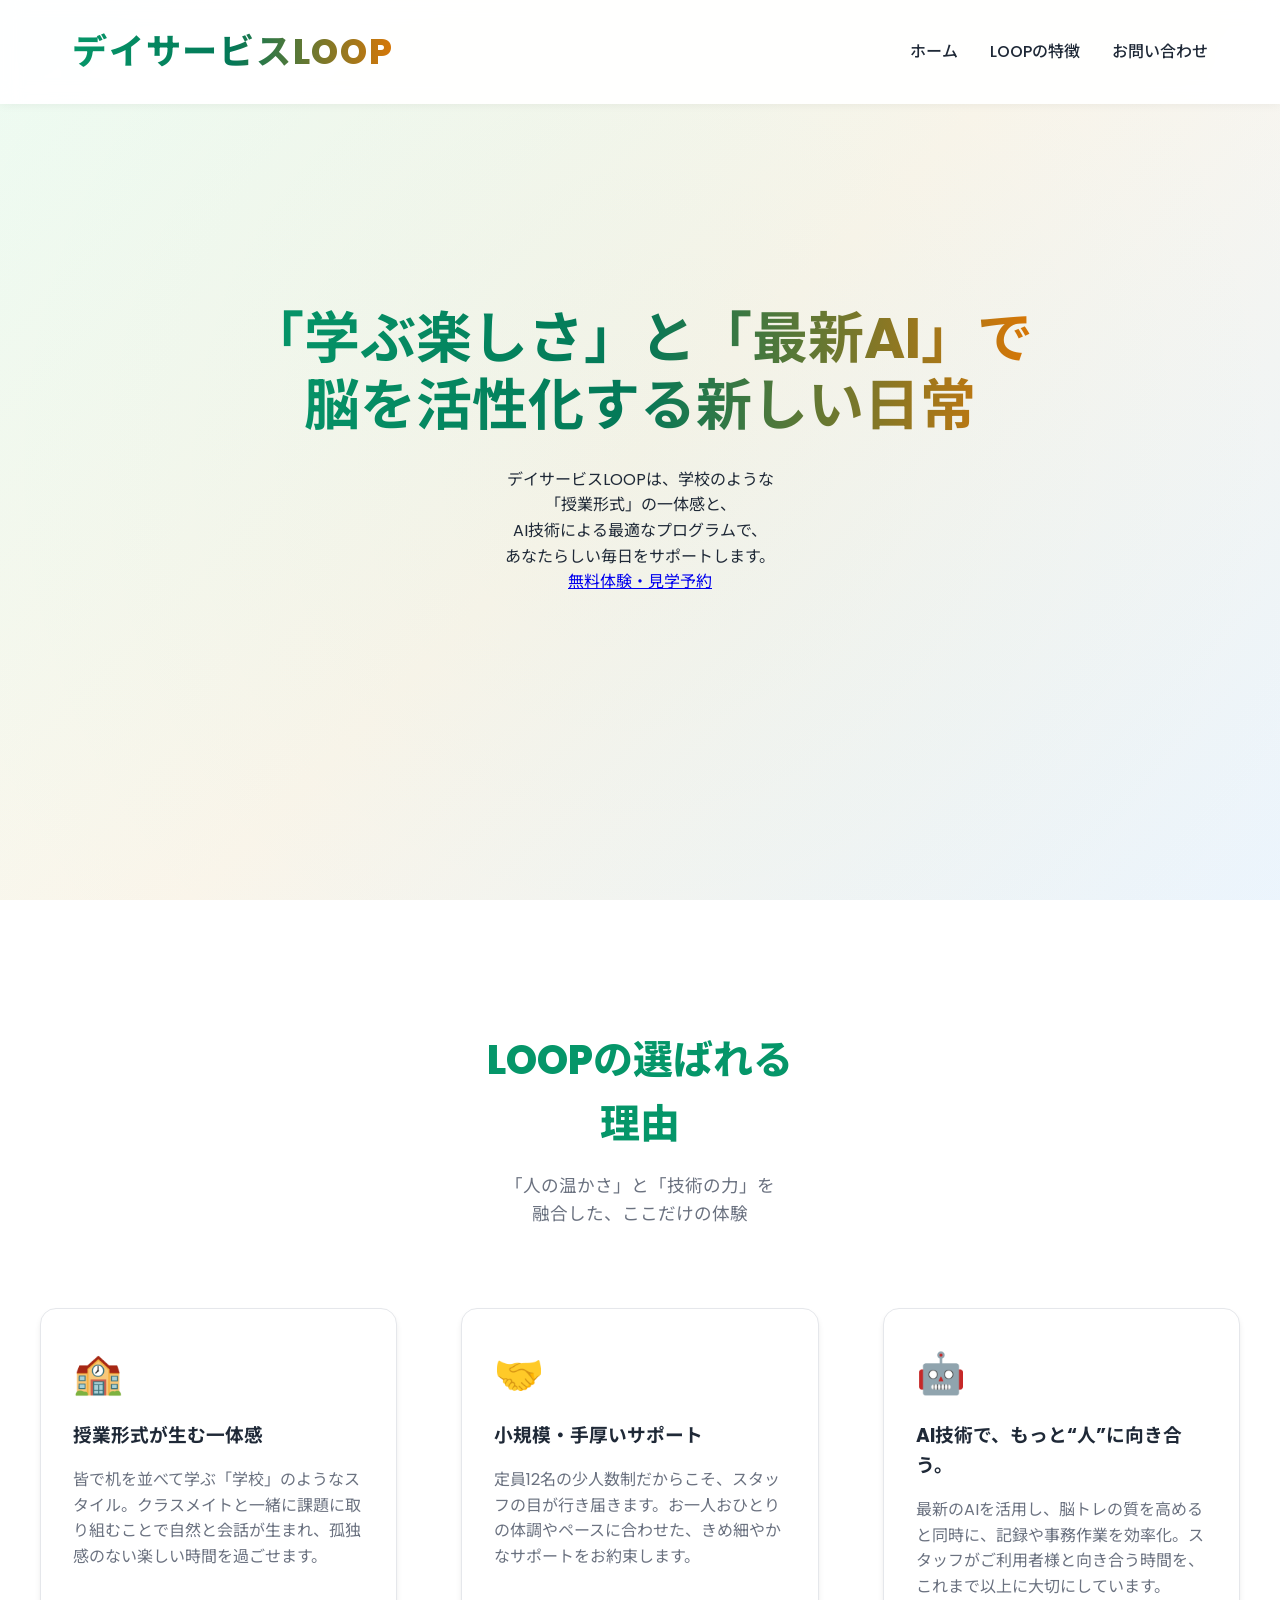
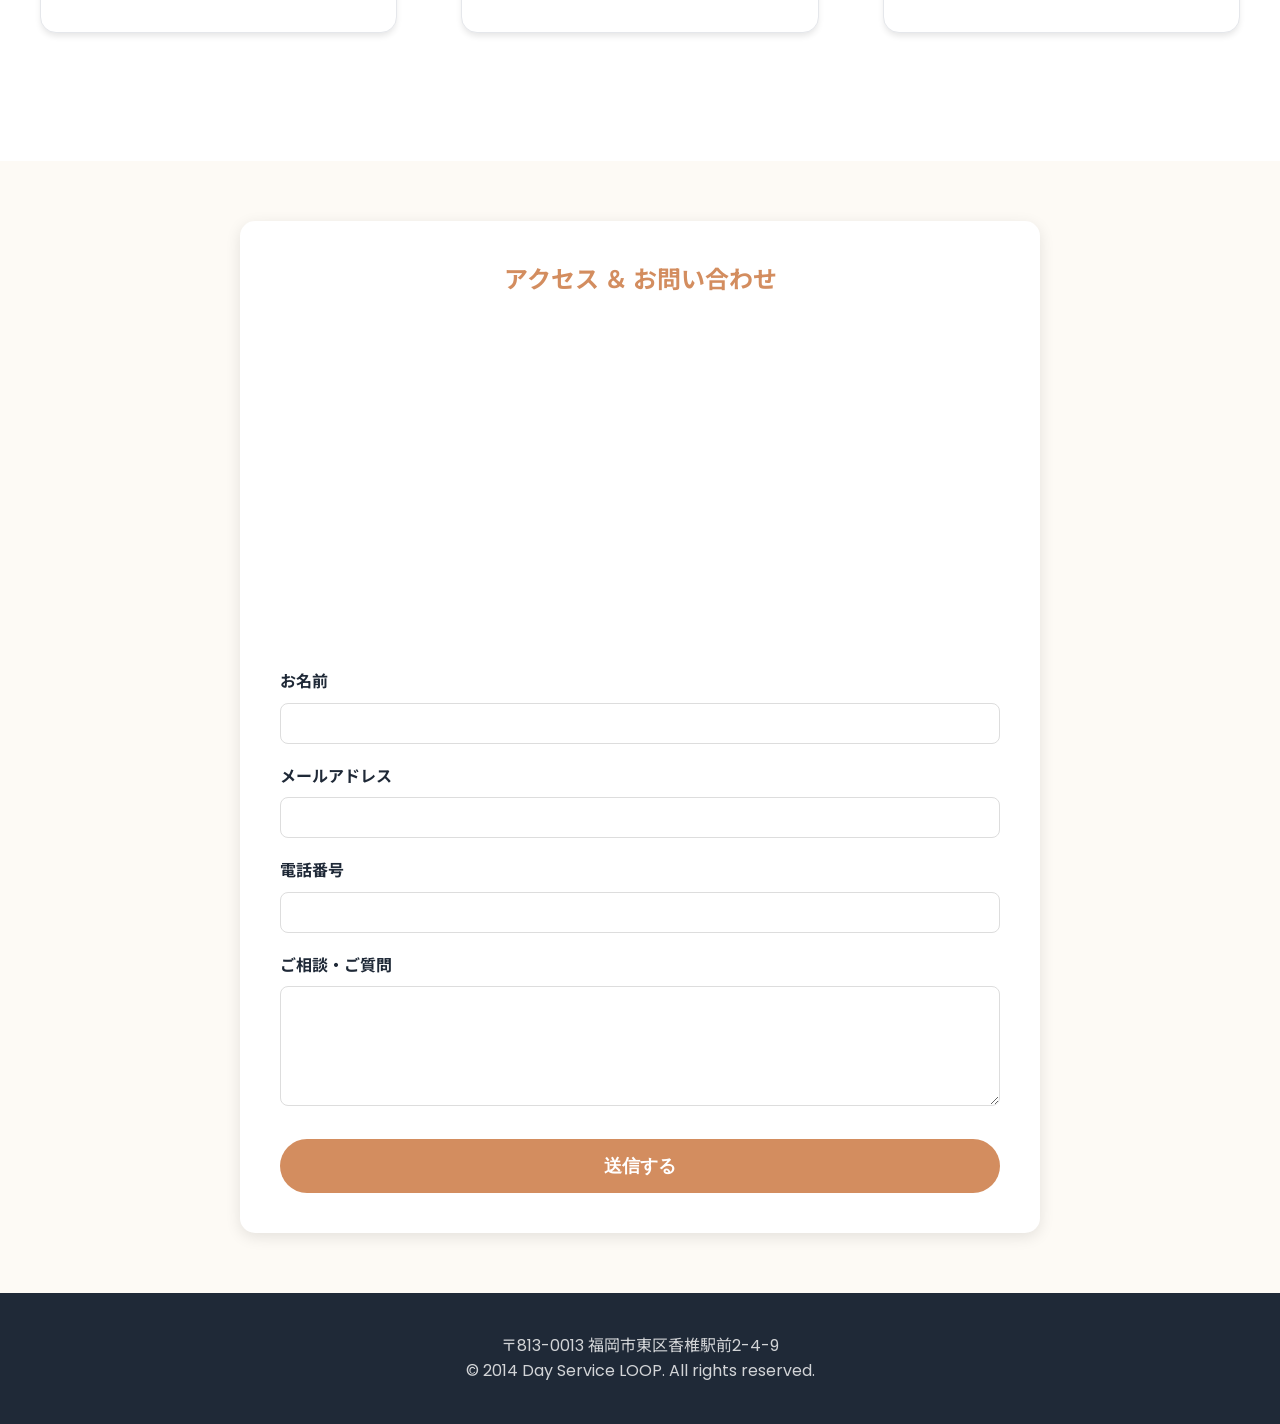
<file: index.html>
<!DOCTYPE html>
<html lang="ja">

<head>
    <meta charset="UTF-8">
    <meta name="viewport" content="width=device-width, initial-scale=1.0">
    <title>デイサービスLOOP - 授業形式で楽しく脳トレ</title>
    <meta name="description" content="デイサービスLOOPは、定員12名の小規模なデイサービスです。学校のような授業形式で行う脳トレーニングで、楽しく認知機能の維持・改善を目指します。">
    <link rel="stylesheet" href="style.css">
</head>

<body>
    <!-- Header -->
    <header>
        <nav>
            <a href="#" class="logo">デイサービスLOOP</a>
            <ul class="nav-links">
                <li><a href="#hero">ホーム</a></li>
                <li><a href="#features">LOOPの特徴</a></li>
                <li><a href="#contact">お問い合わせ</a></li>
            </ul>
        </nav>
    </header>

    <!-- Hero Section -->
    <section id="hero" class="hero">
        <div class="hero-content">
            <h1>「学ぶ楽しさ」と「最新AI」で<br>脳を活性化する<br class="mobile-br">新しい日常</h1>
            <p>
                デイサービスLOOPは、学校のような<br>
                <span style="display:inline-block;">「授業形式」の一体感と、</span><br>
                AI技術による最適なプログラムで、<br>
                <span style="display:inline-block;">あなたらしい毎日をサポートします。</span>
            </p>
            <a href="#contact" class="cta-button">無料体験・見学予約</a>
        </div>
    </section>

    <!-- Features Section -->
    <section id="features" class="services">
        <div class="section-title">
            <h2>
                LOOPの選ばれる<br>理由
            </h2>

            <p>
                「人の温かさ」と「技術の力」を<br>
                融合した、ここだけの体験
            </p>
        </div>
        <div class="services-grid">
            <div class="service-card">
                <span class="service-icon">🏫</span>
                <h3>授業形式が生む一体感</h3>
                <p>皆で机を並べて学ぶ「学校」のようなスタイル。クラスメイトと一緒に課題に取り組むことで自然と会話が生まれ、孤独感のない楽しい時間を過ごせます。</p>
            </div>
            <div class="service-card">
                <span class="service-icon">🤝</span>
                <h3>小規模・手厚いサポート</h3>
                <p>定員12名の少人数制だからこそ、スタッフの目が行き届きます。お一人おひとりの体調やペースに合わせた、きめ細やかなサポートをお約束します。</p>
            </div>
            <div class="service-card">
                <span class="service-icon">🤖</span>
                <h3>AI技術で、もっと“人”に向き合う。</h3>
                <p>最新のAIを活用し、脳トレの質を高めると同時に、記録や事務作業を効率化。スタッフがご利用者様と向き合う時間を、これまで以上に大切にしています。</p>
            </div>
        </div>
    </section>

    <!-- Contact Section -->
    <section id="contact" style="padding: 60px 20px; background-color: #fdfaf5;">
        <div
            style="max-width: 800px; margin: 0 auto; background: #fff; padding: 40px; border-radius: 15px; box-shadow: 0 4px 15px rgba(0,0,0,0.1);">
            <h2 style="text-align: center; color: #d38d5f; margin-bottom: 30px; font-size: 24px;">アクセス ＆ お問い合わせ</h2>


            <div style="margin-bottom: 40px; border-radius: 10px; overflow: hidden; height: 300px;">
                <iframe
                    src="https://www.google.com/maps/embed?pb=!1m18!1m12!1m3!1d3321.493922119154!2d130.4363916766488!3d33.65808927330927!2m3!1f0!2f0!3f0!3m2!1i1024!2i768!4f13.1!3m3!1m2!1s0x35418f2260cccd7f%3A0xe5d4d204f5f6e725!2z44OH44Kk44K144O844OT44K5TE9PUA!5e0!3m2!1sja!2sjp!4v1710051600000!5m2!1sja!2sjp"
                    width="100%" height="450" style="border:0;" allowfullscreen="" loading="lazy"
                    referrerpolicy="no-referrer-when-downgrade"></iframe>
            </div>

            <form action="https://formspree.io/f/mdalvrkq" method="POST">
                <div style="margin-bottom: 20px;">
                    <label style="display: block; margin-bottom: 8px; font-weight: bold;">お名前</label>
                    <input type="text" name="name" required
                        style="width: 100%; padding: 12px; border: 1px solid #ddd; border-radius: 8px; box-sizing: border-box;">
                </div>
                <div style="margin-bottom: 20px;">
                    <label style="display: block; margin-bottom: 8px; font-weight: bold;">メールアドレス</label>
                    <input type="email" name="email" required
                        style="width: 100%; padding: 12px; border: 1px solid #ddd; border-radius: 8px; box-sizing: border-box;">
                </div>
                <div style="margin-bottom: 20px;">
                    <label style="display: block; margin-bottom: 8px; font-weight: bold;">電話番号</label>
                    <input type="tel" name="tel"
                        style="width: 100%; padding: 12px; border: 1px solid #ddd; border-radius: 8px; box-sizing: border-box;">
                </div>
                <div style="margin-bottom: 25px;">
                    <label style="display: block; margin-bottom: 8px; font-weight: bold;">ご相談・ご質問</label>
                    <textarea name="message" required
                        style="width: 100%; padding: 12px; border: 1px solid #ddd; border-radius: 8px; height: 120px; box-sizing: border-box;"></textarea>
                </div>
                <button type="submit"
                    style="width: 100%; padding: 15px; background-color: #d38d5f; color: white; border: none; border-radius: 30px; font-size: 18px; font-weight: bold; cursor: pointer;">送信する</button>
            </form>
        </div>
    </section>

    <footer style="padding: 40px 20px; text-align: center;">
        <p>〒813-0013 福岡市東区香椎駅前2-4-9</p>
        <p>&copy; 2014 Day Service LOOP. All rights reserved.</p>
    </footer>
</body>


</html>
</file>
<file: style.css>
@import url('https://fonts.googleapis.com/css2?family=Noto+Sans+JP:wght@400;500;700&family=Poppins:wght@400;600;700&display=swap');

:root {
    --primary-color: #059669;
    /* Trustworthy Green */
    --secondary-color: #047857;
    --accent-color: #d97706;
    /* Active Orange */
    --text-color: #1f2937;
    --bg-color: #ffffff;
    --light-bg: #f0fdf4;
    /* Light green tint */
    --white: #ffffff;
    --transition: all 0.3s ease;
}

* {
    margin: 0;
    padding: 0;
    box-sizing: border-box;
}

body {
    font-family: 'Poppins', 'Noto Sans JP', sans-serif;
    color: var(--text-color);
    line-height: 1.6;
    overflow-x: hidden;
}

/* Header */
header {
    position: fixed;
    top: 0;
    width: 100%;
    background-color: rgba(255, 255, 255, 0.95);
    backdrop-filter: blur(10px);
    box-shadow: 0 1px 10px rgba(0, 0, 0, 0.05);
    z-index: 1000;
}

nav {
    display: flex;
    justify-content: space-between;
    align-items: center;
    max-width: 1200px;
    margin: 0 auto;
    padding: 1rem 2rem;
}

.logo {
    font-size: 2.2rem;
    font-weight: 800;
    text-decoration: none;
    background: linear-gradient(to right, var(--primary-color), var(--secondary-color), var(--accent-color));
    -webkit-background-clip: text;
    background-clip: text;
    -webkit-text-fill-color: transparent;
    letter-spacing: 0.05em;
    padding: 0.5rem 0;
}

.nav-links {
    display: flex;
    list-style: none;
    gap: 2rem;
}

.nav-links a {
    text-decoration: none;
    color: var(--text-color);
    font-weight: 500;
    transition: var(--transition);
}

.nav-links a:hover {
    color: var(--primary-color);
}

/* Hero Section */
.hero {
    height: 100vh;
    display: flex;
    align-items: center;
    justify-content: center;
    background: linear-gradient(135deg, #f0fdf4 0%, #fff7ed 50%, #eff6ff 100%);
    text-align: center;
    padding: 0 2rem;
    position: relative;
    overflow: hidden;
}

.hero::before {
    content: '';
    position: absolute;
    top: -50%;
    left: -50%;
    width: 200%;
    height: 200%;
    background: radial-gradient(circle, rgba(5, 150, 105, 0.05) 0%, transparent 70%);
    z-index: 0;
    pointer-events: none;
}

.hero-content {
    position: relative;
    z-index: 1;
}

.hero-content h1 {
    font-size: 3.5rem;
    margin-bottom: 1rem;
    background: linear-gradient(to right, var(--primary-color), var(--secondary-color), var(--accent-color));
    -webkit-background-clip: text;
    background-clip: text;
    -webkit-text-fill-color: transparent;
    line-height: 1.2;
    padding-bottom: 0.2em;
}

.mobile-br {
    display: none;
}

/* ... (省略) ... */

/* Services */
.services {
    background-color: var(--white);
    position: relative;
    padding: 8rem 2rem;
}

.services-grid {
    display: grid;
    grid-template-columns: repeat(auto-fit, minmax(280px, 1fr));
    gap: 4rem;
    max-width: 1200px;
    margin: 0 auto;
}

.service-card {
    padding: 2rem;
    background: var(--white);
    border-radius: 1rem;
    box-shadow: 0 4px 6px -1px rgba(0, 0, 0, 0.1);
    transition: var(--transition);
    border: 1px solid #e5e7eb;
}

.service-card:hover {
    transform: translateY(-5px);
    box-shadow: 0 10px 15px -3px rgba(0, 0, 0, 0.1);
}

.service-icon {
    font-size: 2.5rem;
    margin-bottom: 1rem;
    display: block;
}

.service-card h3 {
    margin-bottom: 1rem;
    color: var(--text-color);
}

.service-card p {
    color: #6b7280;
}

/* Contact */
.contact {
    background-color: var(--light-bg);
    padding: 8rem 2rem;
}

.section-title {
    text-align: center;
    margin-bottom: 5rem;
    max-width: 800px;
    margin-left: auto;
    margin-right: auto;
}

.section-title h2 {
    font-size: 2.5rem;
    color: var(--primary-color);
    margin-bottom: 1rem;
    font-weight: 800;
}

.section-title p {
    color: #6b7280;
    font-size: 1.1rem;
}

.address-box {
    background: var(--white);
    padding: 1.5rem 3rem;
    border-radius: 3rem;
    box-shadow: 0 4px 6px -1px rgba(0, 0, 0, 0.05);
    display: inline-block;
    margin-top: 2rem;
    border: 2px solid var(--primary-color);
}

.map-container {
    margin-top: 2rem;
    border-radius: 1rem;
    overflow: hidden;
    box-shadow: 0 4px 6px -1px rgba(0, 0, 0, 0.1);
    max-width: 800px;
    margin-left: auto;
    margin-right: auto;
}

.address-box p {
    font-weight: 700;
    font-size: 1.25rem;
    color: var(--text-color);
    margin: 0;
}

.contact-container {
    max-width: 600px;
    margin: 0 auto;
    background: var(--white);
    padding: 4rem;
    border-radius: 1rem;
    box-shadow: 0 4px 6px -1px rgba(0, 0, 0, 0.05);
}

.form-group {
    margin-bottom: 1.5rem;
}

.form-group label {
    display: block;
    margin-bottom: 0.5rem;
    font-weight: 500;
}

.form-group input,
.form-group textarea {
    width: 100%;
    padding: 0.75rem;
    border: 1px solid #d1d5db;
    border-radius: 0.5rem;
    font-family: inherit;
    transition: var(--transition);
}

.form-group input:focus,
.form-group textarea:focus {
    outline: none;
    border-color: var(--primary-color);
    box-shadow: 0 0 0 3px rgba(37, 99, 235, 0.1);
}

.submit-btn {
    width: 100%;
    padding: 1rem;
    background-color: var(--primary-color);
    color: var(--white);
    border: none;
    border-radius: 0.5rem;
    font-weight: 600;
    cursor: pointer;
    transition: var(--transition);
}

.submit-btn:hover {
    background-color: var(--secondary-color);
}

/* Footer */
footer {
    background-color: var(--text-color);
    color: var(--white);
    padding: 3rem 2rem;
    text-align: center;
}

footer p {
    opacity: 0.8;
}

/* Responsive */
@media (max-width: 768px) {
    .hero-content h1 {
        font-size: 2.5rem;
    }

    .mobile-br {
        display: block;
    }

    .nav-links {
        display: none;
        /* Mobile menu implementation would go here */
    }

    .contact-container {
        padding: 2rem;
    }
}
</file>
